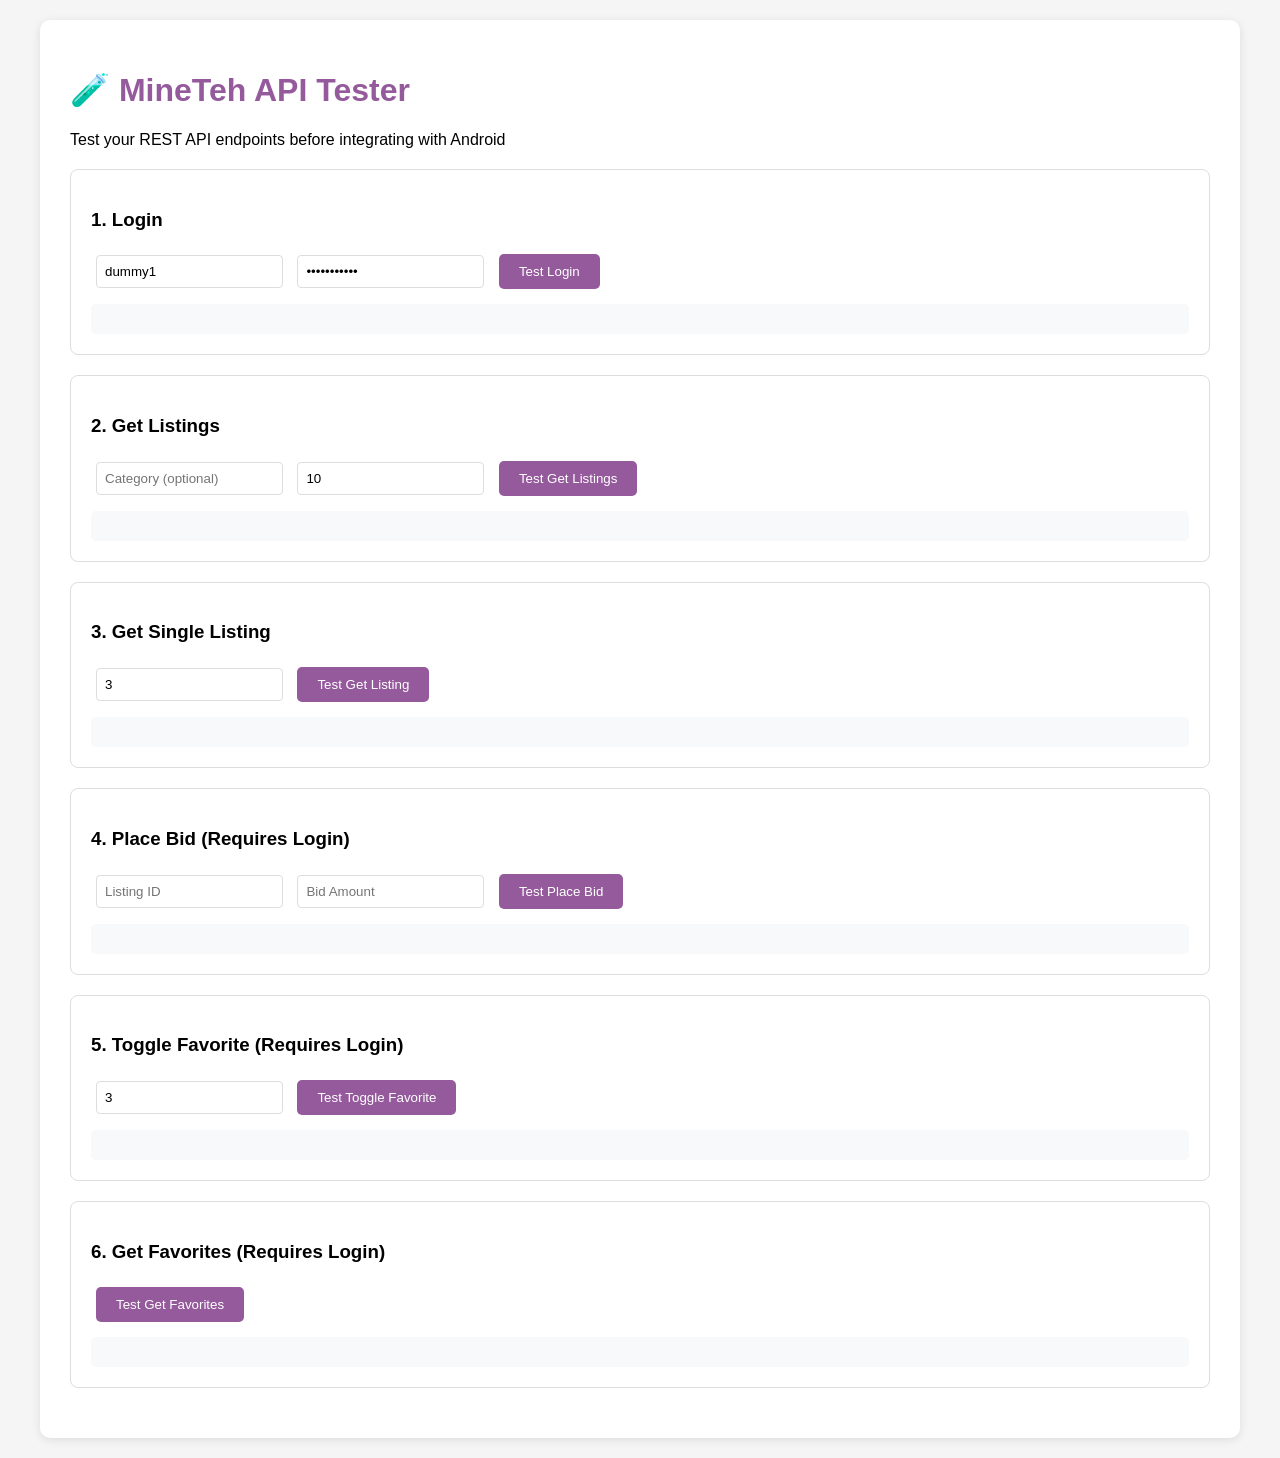
<file: test_api.html>
<!DOCTYPE html>
<html lang="en">
<head>
    <meta charset="UTF-8">
    <meta name="viewport" content="width=device-width, initial-scale=1.0">
    <title>MineTeh API Tester</title>
    <style>
        body {
            font-family: Arial, sans-serif;
            max-width: 1200px;
            margin: 0 auto;
            padding: 20px;
            background: #f5f5f5;
        }
        .container {
            background: white;
            padding: 30px;
            border-radius: 10px;
            box-shadow: 0 2px 10px rgba(0,0,0,0.1);
        }
        h1 {
            color: #945a9b;
        }
        .test-section {
            margin: 20px 0;
            padding: 20px;
            border: 1px solid #ddd;
            border-radius: 8px;
        }
        button {
            background: #945a9b;
            color: white;
            border: none;
            padding: 10px 20px;
            border-radius: 5px;
            cursor: pointer;
            margin: 5px;
        }
        button:hover {
            background: #6a406e;
        }
        .response {
            background: #f8f9fa;
            padding: 15px;
            border-radius: 5px;
            margin-top: 10px;
            white-space: pre-wrap;
            font-family: monospace;
            font-size: 12px;
            max-height: 400px;
            overflow-y: auto;
        }
        .success {
            color: #28a745;
        }
        .error {
            color: #dc3545;
        }
        input {
            padding: 8px;
            margin: 5px;
            border: 1px solid #ddd;
            border-radius: 4px;
        }
    </style>
</head>
<body>
    <div class="container">
        <h1>🧪 MineTeh API Tester</h1>
        <p>Test your REST API endpoints before integrating with Android</p>

        <!-- Login Test -->
        <div class="test-section">
            <h3>1. Login</h3>
            <input type="text" id="loginUsername" placeholder="Username" value="dummy1">
            <input type="password" id="loginPassword" placeholder="Password" value="password123">
            <button onclick="testLogin()">Test Login</button>
            <div id="loginResponse" class="response"></div>
        </div>

        <!-- Get Listings Test -->
        <div class="test-section">
            <h3>2. Get Listings</h3>
            <input type="text" id="listingsCategory" placeholder="Category (optional)">
            <input type="number" id="listingsLimit" placeholder="Limit" value="10">
            <button onclick="testGetListings()">Test Get Listings</button>
            <div id="listingsResponse" class="response"></div>
        </div>

        <!-- Get Single Listing Test -->
        <div class="test-section">
            <h3>3. Get Single Listing</h3>
            <input type="number" id="listingId" placeholder="Listing ID" value="3">
            <button onclick="testGetListing()">Test Get Listing</button>
            <div id="listingResponse" class="response"></div>
        </div>

        <!-- Place Bid Test -->
        <div class="test-section">
            <h3>4. Place Bid (Requires Login)</h3>
            <input type="number" id="bidListingId" placeholder="Listing ID">
            <input type="number" id="bidAmount" placeholder="Bid Amount">
            <button onclick="testPlaceBid()">Test Place Bid</button>
            <div id="bidResponse" class="response"></div>
        </div>

        <!-- Toggle Favorite Test -->
        <div class="test-section">
            <h3>5. Toggle Favorite (Requires Login)</h3>
            <input type="number" id="favListingId" placeholder="Listing ID" value="3">
            <button onclick="testToggleFavorite()">Test Toggle Favorite</button>
            <div id="favResponse" class="response"></div>
        </div>

        <!-- Get Favorites Test -->
        <div class="test-section">
            <h3>6. Get Favorites (Requires Login)</h3>
            <button onclick="testGetFavorites()">Test Get Favorites</button>
            <div id="favListResponse" class="response"></div>
        </div>
    </div>

    <script>
        let authToken = null;
        const API_BASE = 'api/v1';

        function displayResponse(elementId, data, isError = false) {
            const element = document.getElementById(elementId);
            element.className = 'response ' + (isError ? 'error' : 'success');
            element.textContent = JSON.stringify(data, null, 2);
        }

        async function testLogin() {
            const username = document.getElementById('loginUsername').value;
            const password = document.getElementById('loginPassword').value;

            try {
                const response = await fetch(`${API_BASE}/auth/login.php`, {
                    method: 'POST',
                    headers: {
                        'Content-Type': 'application/json'
                    },
                    body: JSON.stringify({
                        identifier: username,
                        password: password
                    })
                });

                const data = await response.json();
                
                if (data.success && data.data.token) {
                    authToken = data.data.token;
                    alert('✅ Login successful! Token saved for authenticated requests.');
                }
                
                displayResponse('loginResponse', data, !data.success);
            } catch (error) {
                displayResponse('loginResponse', { error: error.message }, true);
            }
        }

        async function testGetListings() {
            const category = document.getElementById('listingsCategory').value;
            const limit = document.getElementById('listingsLimit').value;

            let url = `${API_BASE}/listings/index.php?limit=${limit}`;
            if (category) url += `&category=${category}`;

            try {
                const response = await fetch(url);
                const data = await response.json();
                displayResponse('listingsResponse', data, !data.success);
            } catch (error) {
                displayResponse('listingsResponse', { error: error.message }, true);
            }
        }

        async function testGetListing() {
            const id = document.getElementById('listingId').value;

            try {
                const headers = {};
                if (authToken) {
                    headers['Authorization'] = `Bearer ${authToken}`;
                }

                const response = await fetch(`${API_BASE}/listings/show.php?id=${id}`, {
                    headers: headers
                });
                const data = await response.json();
                displayResponse('listingResponse', data, !data.success);
            } catch (error) {
                displayResponse('listingResponse', { error: error.message }, true);
            }
        }

        async function testPlaceBid() {
            if (!authToken) {
                alert('❌ Please login first!');
                return;
            }

            const listingId = document.getElementById('bidListingId').value;
            const bidAmount = document.getElementById('bidAmount').value;

            try {
                const response = await fetch(`${API_BASE}/bids/place.php`, {
                    method: 'POST',
                    headers: {
                        'Content-Type': 'application/json',
                        'Authorization': `Bearer ${authToken}`
                    },
                    body: JSON.stringify({
                        listing_id: parseInt(listingId),
                        bid_amount: parseFloat(bidAmount)
                    })
                });

                const data = await response.json();
                displayResponse('bidResponse', data, !data.success);
            } catch (error) {
                displayResponse('bidResponse', { error: error.message }, true);
            }
        }

        async function testToggleFavorite() {
            if (!authToken) {
                alert('❌ Please login first!');
                return;
            }

            const listingId = document.getElementById('favListingId').value;

            try {
                const response = await fetch(`${API_BASE}/favorites/toggle.php`, {
                    method: 'POST',
                    headers: {
                        'Content-Type': 'application/json',
                        'Authorization': `Bearer ${authToken}`
                    },
                    body: JSON.stringify({
                        listing_id: parseInt(listingId)
                    })
                });

                const data = await response.json();
                displayResponse('favResponse', data, !data.success);
            } catch (error) {
                displayResponse('favResponse', { error: error.message }, true);
            }
        }

        async function testGetFavorites() {
            if (!authToken) {
                alert('❌ Please login first!');
                return;
            }

            try {
                const response = await fetch(`${API_BASE}/favorites/index.php`, {
                    headers: {
                        'Authorization': `Bearer ${authToken}`
                    }
                });

                const data = await response.json();
                displayResponse('favListResponse', data, !data.success);
            } catch (error) {
                displayResponse('favListResponse', { error: error.message }, true);
            }
        }
    </script>
</body>
</html>
</file>
